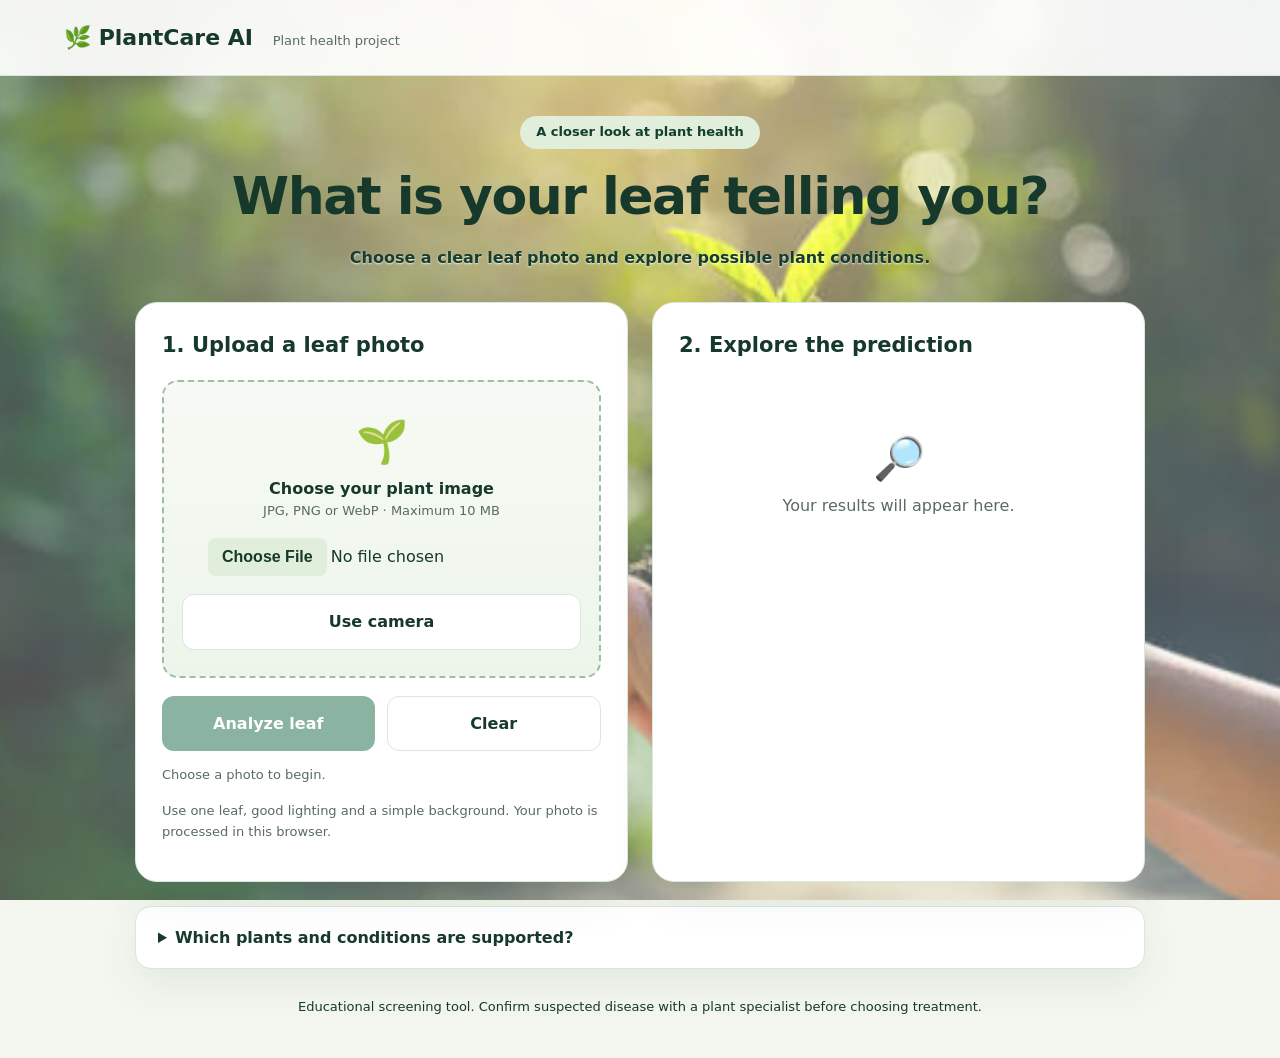
<file: index.html>
<!DOCTYPE html>
<html lang="en">
<head>
  <meta charset="UTF-8">
  <meta name="viewport" content="width=device-width, initial-scale=1">
  <title>PlantCare AI | Plant Disease Detector</title>

  <style>
    :root {
      --green: #176b45;
      --green-soft: #e0eedb;
      --green-deep: #123f2e;
      --dark: #16392b;
      --muted: #596c61;
      --border: #dbe6dc;
      --background: #f4f7ef;
      --warning-bg: #fff5db;
      --warning-text: #72520a;
      --shadow: 0 16px 45px rgba(18, 63, 46, 0.08);
    }

    * { box-sizing: border-box; }
    [hidden] { display: none !important; }

    body {
      margin: 0;
      font-family: system-ui, sans-serif;
      color: var(--dark);
      background-color: var(--background);
      background-image:
        linear-gradient(rgba(247, 250, 244, 0.28), rgba(244, 247, 239, 0.34)),
        url("plant-disease-detector/background-image.jpg");
      background-position: center;
      background-size: cover;
      background-attachment: fixed;
      line-height: 1.6;
    }

    header {
      padding: 20px max(5vw, 20px);
      background: rgba(255,255,255,0.92);
      border-bottom: 1px solid var(--border);
      font-size: 22px;
      font-weight: 800;
      backdrop-filter: blur(10px);
    }

    header span {
      color: var(--muted);
      font-size: 13px;
      font-weight: 500;
      margin-left: 12px;
    }

    main {
      max-width: 1050px;
      margin: auto;
      padding: 40px 20px;
    }

    .hero { text-align: center; margin-bottom: 32px; }

    .badge {
      display: inline-block;
      background: var(--green-soft);
      border-radius: 30px;
      padding: 6px 16px;
      font-size: 13px;
      font-weight: 700;
      color: var(--green-deep);
    }

    h1 {
      font-size: clamp(32px, 5vw, 52px);
      line-height: 1.15;
      letter-spacing: -1.5px;
      margin: 18px 0;
    }

    h2 { margin-top: 0; font-size: 21px; }
    h3, h4 { margin-bottom: 10px; }
    p { color: var(--muted); margin: 0 0 12px; }

    .hero > p {
      color: #173d2d;
      font-weight: 650;
      text-shadow: 0 1px 2px rgba(255, 255, 255, 0.8);
    }

    .layout {
      display: grid;
      grid-template-columns: 1fr 1fr;
      gap: 24px;
    }

    .card {
      background: white;
      border: 1px solid var(--border);
      border-radius: 22px;
      padding: 26px;
      box-shadow: var(--shadow);
      min-width: 0;
    }

    .upload {
      border: 2px dashed #9dbda5;
      background: linear-gradient(180deg, #f7faf4 0%, #edf5eb 100%);
      border-radius: 16px;
      padding: 26px 18px;
      text-align: center;
      transition: border-color 0.2s ease, transform 0.2s ease, background 0.2s ease;
    }

    .upload.dragging {
      border-color: var(--green);
      background: #edf7ef;
      transform: translateY(-1px);
    }

    .leaf { font-size: 42px; }

    input {
      display: block;
      max-width: 100%;
      margin: 16px auto 0;
      font: inherit;
    }

    input::file-selector-button {
      padding: 10px 14px;
      border: 0;
      border-radius: 8px;
      background: var(--green-soft);
      color: var(--dark);
      cursor: pointer;
      font-weight: 700;
    }

    #preview {
      width: 100%;
      max-height: 290px;
      object-fit: contain;
      border-radius: 12px;
      background: #f4f7ef;
      margin-top: 18px;
      border: 1px solid var(--border);
    }

    #camera-preview {
      display: block;
      width: 100%;
      max-height: 290px;
      margin-top: 18px;
      border: 1px solid var(--border);
      border-radius: 12px;
      background: #17231c;
      object-fit: contain;
    }

    .button-row {
      display: flex;
      gap: 12px;
      margin-top: 18px;
    }

    button {
      flex: 1;
      padding: 14px;
      background: var(--green);
      color: white;
      border: none;
      border-radius: 12px;
      font: inherit;
      font-weight: 700;
      cursor: pointer;
      transition: transform 0.15s ease, opacity 0.2s ease;
    }

    button:hover:not(:disabled) { transform: translateY(-1px); }
    button:disabled { opacity: .5; cursor: not-allowed; }

    .secondary {
      background: white;
      color: var(--dark);
      border: 1px solid var(--border);
    }

    button:focus-visible, input:focus-visible {
      outline: 3px solid #e2ac35;
      outline-offset: 4px;
    }

    .small { font-size: 13px; }
    #status {
      min-height: 24px;
      overflow-wrap: anywhere;
      margin-top: 14px;
    }

    .status-good { color: var(--green); }
    .status-warning { color: var(--warning-text); }
    .status-err { color: #8d2d2d; }

    .empty {
      padding: 45px 10px;
      text-align: center;
      color: var(--muted);
    }

    #prediction {
      font-size: 25px;
      line-height: 1.35;
      margin: 0 0 8px;
      color: var(--dark);
    }

    #plant-meta {
      display: inline-block;
      padding: 5px 10px;
      border-radius: 999px;
      background: var(--green-soft);
      color: var(--green-deep);
      font-size: 12px;
      font-weight: 700;
      margin-bottom: 12px;
    }

    .notice {
      border-radius: 12px;
      background: var(--warning-bg);
      padding: 14px;
      color: var(--warning-text);
      margin: 12px 0 18px;
    }

    .care-grid {
      display: grid;
      gap: 12px;
      margin-top: 18px;
    }

    .care-card {
      border: 1px solid var(--border);
      border-radius: 14px;
      background: #f9fbf7;
      padding: 14px 16px;
    }

    .care-card h5 {
      margin: 0 0 8px;
      font-size: 16px;
      color: var(--dark);
    }

    .care-card p {
      margin: 0 0 10px;
      color: var(--muted);
    }

    .care-card strong {
      display: block;
      margin-bottom: 6px;
      color: var(--dark);
      font-size: 13px;
    }

    .care-card ul {
      margin: 0 0 10px;
      padding-left: 18px;
      color: var(--muted);
    }

    .care-card li { margin-bottom: 6px; }

    .match {
      margin: 18px 0;
      padding-bottom: 8px;
      border-bottom: 1px solid #edf2ee;
    }

    .match p {
      margin: 0 0 6px;
      color: var(--dark);
      font-weight: 600;
    }

    progress {
      width: 100%;
      height: 12px;
      accent-color: var(--green);
    }

    details {
      margin-top: 24px;
      background: white;
      padding: 18px 22px;
      border: 1px solid var(--border);
      border-radius: 16px;
      box-shadow: var(--shadow);
    }

    summary { cursor: pointer; font-weight: 700; }
    footer { text-align: center; margin-top: 28px; }

    @media (max-width: 720px) {
      .layout { grid-template-columns: 1fr; }
      header span { display: block; margin-left: 0; }
      main { padding-top: 26px; }
      .card { padding: 20px; }
      .button-row { flex-direction: column; }
    }
  </style>
</head>

<body>
  <header>🌿 PlantCare AI <span>Plant health project</span></header>

  <main>
    <section class="hero">
      <span class="badge">A closer look at plant health</span>
      <h1>What is your leaf telling you?</h1>
      <p>Choose a clear leaf photo and explore possible plant conditions.</p>
    </section>

    <div class="layout">
      <section class="card">
        <h2>1. Upload a leaf photo</h2>

        <div class="upload" id="upload-box" tabindex="0" aria-label="Upload leaf image area">
          <div class="leaf" aria-hidden="true">🌱</div>
          <label for="photo"><strong>Choose your plant image</strong></label>
          <p class="small" id="upload-help">JPG, PNG or WebP · Maximum 10 MB</p>
          <input
            id="photo"
            type="file"
            accept="image/jpeg,image/png,image/webp"
            aria-describedby="upload-help"
          >
          <div class="button-row">
            <button id="start-camera" class="secondary" type="button">Use camera</button>
          </div>
        </div>

        <video id="camera-preview" autoplay playsinline aria-label="Live camera preview" hidden></video>
        <div id="camera-controls" class="button-row" hidden>
          <button id="capture-photo" type="button">Take photo</button>
          <button id="stop-camera" class="secondary" type="button">Close camera</button>
        </div>
        <img id="preview" alt="Preview of your selected plant photo" hidden>

        <div class="button-row">
          <button id="analyze" disabled>Analyze leaf</button>
          <button id="reset" class="secondary" type="button">Clear</button>
        </div>

        <p id="status" class="small" role="status" aria-live="polite">
          Choose a photo to begin.
        </p>

        <p class="small">
          Use one leaf, good lighting and a simple background.
          Your photo is processed in this browser.
        </p>
      </section>

      <section class="card" aria-labelledby="result-title">
        <h2 id="result-title">2. Explore the prediction</h2>

        <div id="empty" class="empty">
          <div class="leaf" aria-hidden="true">🔎</div>
          <p>Your results will appear here.</p>
        </div>

        <div id="results" hidden>
          <p class="small">Top model match</p>
          <div id="plant-meta">Plant health screening</div>
          <h3 id="prediction"></h3>
          <p id="notice" class="notice"></p>

          <h4 id="matches-title">Three possible matches</h4>
          <div id="matches"></div>

          <p id="score-note" class="small">
            Scores describe the model's preferences among its known
            categories. They are not measured diagnostic accuracy.
          </p>

          <div id="care-details" class="care-grid"></div>
        </div>
      </section>
    </div>

    <details>
      <summary>Which plants and conditions are supported?</summary>
      <p>
        The model includes selected categories for apple, blueberry,
        cherry, corn, grape, orange, peach, bell pepper, potato,
        raspberry, soybean, squash, strawberry and tomato.
        Coverage differs by crop; not every disease is included.
      </p>
      <p>
        The classifier always selects from its known plant-disease categories,
        even when the uploaded photo is unrelated or shows an unknown condition.
        Predictions for non-plant photos are not meaningful diagnoses. A
        "healthy" result does not rule out other plant problems.
      </p>
    </details>

    <footer class="small">
      Educational screening tool. Confirm suspected disease with a
      plant specialist before choosing treatment.
    </footer>

    <noscript>Please enable JavaScript to use the detector.</noscript>
  </main>

  <script type="module">
    const MODEL =
      "onnx-community/mobilenet_v2_1.0_224-plant-disease-identification-ONNX";

    const photo = document.querySelector("#photo");
    const preview = document.querySelector("#preview");
    const analyze = document.querySelector("#analyze");
    const status = document.querySelector("#status");
    const results = document.querySelector("#results");
    const empty = document.querySelector("#empty");
    const matches = document.querySelector("#matches");
    const matchesTitle = document.querySelector("#matches-title");
    const scoreNote = document.querySelector("#score-note");
    const careDetails = document.querySelector("#care-details");
    const uploadBox = document.querySelector("#upload-box");
    const reset = document.querySelector("#reset");
    const predictionEl = document.querySelector("#prediction");
    const noticeEl = document.querySelector("#notice");
    const plantMetaEl = document.querySelector("#plant-meta");
    const startCamera = document.querySelector("#start-camera");
    const cameraPreview = document.querySelector("#camera-preview");
    const cameraControls = document.querySelector("#camera-controls");
    const capturePhoto = document.querySelector("#capture-photo");
    const stopCameraButton = document.querySelector("#stop-camera");

    let classifier = null;
    let imageURL = null;
    let selectionID = 0;
    let cameraStream = null;

    function setStatus(message, tone = "neutral") {
      status.textContent = message;
      status.className = "small";

      if (tone === "good") status.classList.add("status-good");
      if (tone === "warning") status.classList.add("status-warning");
      if (tone === "error") status.classList.add("status-err");
    }

    function normalizeLabel(label) {
      return String(label)
        .replace(/.*?___/, "")
        .replace(/[_-]+/g, " ")
        .replace(/\s+/g, " ")
        .trim();
    }

    function formatLabel(label) {
      const normalized = normalizeLabel(label);
      if (!normalized) return "Unknown condition";

      const lower = normalized.toLowerCase();
      if (lower.includes("healthy")) return "Healthy leaf";
      if (lower.includes("rust")) return "Rust disease";
      if (lower.includes("scab")) return "Scab disease";
      if (lower.includes("blight")) return "Blight disease";
      if (lower.includes("spot")) return "Leaf spot disease";
      if (lower.includes("mosaic")) return "Mosaic disease";
      if (lower.includes("mildew")) return "Powdery mildew";
      if (lower.includes("rot")) return "Rot disease";
      if (lower.includes("curl")) return "Leaf curl virus";

      return normalized.replace(/\b(apple|blueberry|cherry|corn|grape|orange|peach|pepper|potato|raspberry|soybean|squash|strawberry|tomato)\b/gi, (match) =>
        match.charAt(0).toUpperCase() + match.slice(1)
      );
    }

    const diseaseCareGuide = {
      "apple scab": {
        title: "Apple scab",
        summary: "A fungal disease that usually starts as olive-green spots on leaves and fruit.",
        precautions: [
          "Avoid overhead irrigation and keep foliage dry for longer periods.",
          "Remove fallen leaves and infected fruit to reduce fungal spread.",
          "Increase airflow around the tree by pruning crowded branches."
        ],
        treatment: [
          "Apply a labeled fungicide early in the season before infection spreads.",
          "Use resistant apple varieties when possible.",
          "Repeat sprays according to the product instructions during wet weather."
        ]
      },
      "black rot": {
        title: "Black rot",
        summary: "A common fungal disease that affects fruit, leaves, and stems.",
        precautions: [
          "Prune out infected twigs and remove fruit mummies from the tree.",
          "Minimize leaf wetness by watering at the soil line.",
          "Clean pruning tools and remove debris around the canopy."
        ],
        treatment: [
          "Use a protectant fungicide during bloom and early fruit development.",
          "Improve spacing and air movement within the canopy.",
          "Discard heavily infected fruit so spores do not spread."
        ]
      },
      "cedar apple rust": {
        title: "Cedar apple rust",
        summary: "A rust disease spread between apple trees and cedar hosts.",
        precautions: [
          "Keep juniper and cedar hosts away from the orchard if possible.",
          "Remove nearby infected host material when practical.",
          "Monitor early for orange-yellow leaf spots on apple foliage."
        ],
        treatment: [
          "Apply fungicides at early leaf emergence and during repeated wet periods.",
          "Choose resistant apple cultivars in high-risk areas.",
          "Reduce leaf wetness and improve tree ventilation."
        ]
      },
      "powdery mildew": {
        title: "Powdery mildew",
        summary: "A fungal disease that creates white powdery growth on leaves and shoots.",
        precautions: [
          "Avoid excess nitrogen fertilizer, which promotes tender growth.",
          "Provide good spacing and airflow between plants.",
          "Water at the base to keep leaves dry."
        ],
        treatment: [
          "Use a fungicide labeled for powdery mildew on susceptible crops.",
          "Remove severely infected leaves and stems when possible.",
          "Treat early before the disease covers the whole plant."
        ]
      },
      "gray leaf spot": {
        title: "Gray leaf spot",
        summary: "A fungal leaf disease common in warm, humid conditions.",
        precautions: [
          "Rotate crops away from corn in later seasons.",
          "Avoid excessive irrigation during warm evenings.",
          "Remove infected crop residue after harvest."
        ],
        treatment: [
          "Apply fungicides when disease pressure is high and weather stays wet.",
          "Use resistant hybrid varieties where available.",
          "Scout fields frequently so treatment is applied early."
        ]
      },
      "common rust": {
        title: "Common rust",
        summary: "Orange-brown pustules on leaves often indicate rust infection.",
        precautions: [
          "Avoid overhead watering to reduce leaf wetness.",
          "Clean fields and remove volunteer plants after harvest.",
          "Rotate away from susceptible crops when possible."
        ],
        treatment: [
          "Use foliar fungicides when rust is confirmed and weather favors spread.",
          "Plant resistant corn hybrids if rust pressure is recurring.",
          "Monitor early so control begins before severe defoliation."
        ]
      },
      "northern leaf blight": {
        title: "Northern leaf blight",
        summary: "Long cigar-shaped lesions usually appear on lower leaves first.",
        precautions: [
          "Rotate crops and remove infested residues after harvest.",
          "Avoid dense plant spacing that limits airflow.",
          "Monitor lower leaves early in the season."
        ],
        treatment: [
          "Apply fungicides at the first sign of disease when conditions are favorable.",
          "Choose hybrids with moderate to strong resistance.",
          "Repeat treatments on a schedule if disease keeps advancing."
        ]
      },
      "esca": {
        title: "Esca",
        summary: "A trunk and vine disease that causes dieback and leaf symptoms.",
        precautions: [
          "Sanitize pruning tools to avoid moving spores between vines.",
          "Prune during dry weather and remove diseased wood.",
          "Keep vines healthy with balanced nutrition and irrigation."
        ],
        treatment: [
          "Remove infected wood and avoid leaving stubs in the vine.",
          "Consult a vineyard specialist before heavy pruning or treatment.",
          "Use vineyard disease management practices adapted to local conditions."
        ]
      },
      "leaf blight": {
        title: "Leaf blight",
        summary: "Angular or irregular leaf lesions can indicate a blight problem.",
        precautions: [
          "Avoid wetting foliage with irrigation and reduce leaf humidity.",
          "Practice crop rotation and remove crop residue after harvest.",
          "Scout frequently during warm, humid weather."
        ],
        treatment: [
          "Use a disease-specific fungicide early in outbreak stages.",
          "Remove the worst infected leaves to reduce spread.",
          "Improve plant spacing and airflow to limit moisture retention."
        ]
      },
      "citrus greening": {
        title: "Citrus greening",
        summary: "A serious bacterial disease that disrupts nutrient movement in the tree.",
        precautions: [
          "Control psyllid insects that spread the bacterial pathogen.",
          "Remove infected trees when they are beyond recovery.",
          "Avoid moving infested plant material between orchards."
        ],
        treatment: [
          "No cure exists for symptomatic trees; suppress vector insects and remove infected material.",
          "Use certified disease-free nursery stock.",
          "Work with local extension experts for orchard-wide management."
        ]
      },
      "bacterial spot": {
        title: "Bacterial spot",
        summary: "Leaf and fruit spots caused by bacterial infection often worsen in wet periods.",
        precautions: [
          "Avoid overhead watering and overcrowded plantings.",
          "Keep leaves dry by watering early in the day.",
          "Remove infected leaves and debris promptly."
        ],
        treatment: [
          "Use labeled copper or biological products in a preventive program.",
          "Plant resistant varieties where available.",
          "Avoid working in wet plants because spread can increase quickly."
        ]
      },
      "early blight": {
        title: "Early blight",
        summary: "Dark concentric lesions commonly appear on older leaves first.",
        precautions: [
          "Water at the base and avoid wet leaves overnight.",
          "Mulch and prune to improve airflow around the plant.",
          "Remove infected foliage when the disease begins."
        ],
        treatment: [
          "Apply a labeled fungicide before the disease becomes severe.",
          "Use resistant varieties whenever possible.",
          "Repeat applications according to disease pressure and rainfall."
        ]
      },
      "late blight": {
        title: "Late blight",
        summary: "Rapidly spreading fungal disease that can devastate foliage and tubers.",
        precautions: [
          "Avoid overcrowding and keep foliage dry as much as possible.",
          "Remove volunteer plants and cull infected material.",
          "Scout often during cool, humid weather."
        ],
        treatment: [
          "Start a preventive fungicide program under favorable weather conditions.",
          "Use resistant varieties and remove infected plants quickly.",
          "Prompt action is critical because disease can spread extremely fast."
        ]
      },
      "leaf mold": {
        title: "Leaf mold",
        summary: "A fungal disease often favored by humidity and poor air movement.",
        precautions: [
          "Improve greenhouse ventilation and reduce nighttime humidity.",
          "Avoid frequent wetting of leaves.",
          "Thin foliage so air can move freely around the crop."
        ],
        treatment: [
          "Apply a crop-safe fungicide recommended for leaf mold.",
          "Remove badly affected leaves and reduce moisture stress.",
          "Keep the crop environment drier and more ventilated."
        ]
      },
      "septoria leaf spot": {
        title: "Septoria leaf spot",
        summary: "Small circular spots with dark margins are typical of this disease.",
        precautions: [
          "Remove infected lower leaves and clean up debris.",
          "Water plants at soil level instead of overhead.",
          "Avoid crowding and maintain good airflow."
        ],
        treatment: [
          "Use fungicide sprays before the disease becomes severe.",
          "Practice crop rotation to reduce the pathogen carryover.",
          "Combine sanitation with resistant varieties when possible."
        ]
      },
      "spider mites": {
        title: "Spider mites",
        summary: "Tiny sap-sucking pests can cause stippling and bronzing on leaves.",
        precautions: [
          "Increase humidity and monitor undersides of leaves.",
          "Avoid excessive drought stress, which favors outbreaks.",
          "Check nearby weeds and volunteer plants that can harbor mites."
        ],
        treatment: [
          "Wash plants with water or use labeled miticides when populations rise.",
          "Consider beneficial predators in greenhouse or protected crops.",
          "Repeat treatment as needed because mites reproduce quickly."
        ]
      },
      "target spot": {
        title: "Target spot",
        summary: "Target-like lesions often appear when conditions stay warm and wet.",
        precautions: [
          "Improve airflow and limit humidity in the canopy.",
          "Avoid wetting foliage and remove infected debris.",
          "Rotate crops where practical."
        ],
        treatment: [
          "Apply a labeled fungicide early when symptoms first appear.",
          "Trim lower leaves to raise airflow and reduce disease spread.",
          "Monitor weather so applications match disease risk."
        ]
      },
      "tomato yellow leaf curl virus": {
        title: "Tomato yellow leaf curl virus",
        summary: "A viral disease spread by whiteflies that causes leaf curling and yellowing.",
        precautions: [
          "Control whiteflies with monitoring and sanitation.",
          "Remove infected plants quickly before spread continues.",
          "Use insect-proof covers where suitable for greenhouse production."
        ],
        treatment: [
          "There is no direct cure for virus-infected plants; focus on prevention and removal.",
          "Use resistant cultivars when available.",
          "Keep nearby weeds and alternative hosts under control."
        ]
      },
      "mosaic virus": {
        title: "Mosaic virus",
        summary: "Viral mosaics create mottled, distorted, and often stunted foliage.",
        precautions: [
          "Avoid handling plants when moving between rows without sanitation.",
          "Control insect vectors that spread viruses.",
          "Remove infected plants to prevent further spread."
        ],
        treatment: [
          "No cure exists; remove symptomatic plants and manage vectors.",
          "Use virus-free seed and resistant varieties.",
          "Keep the planting area weed-free and clean."
        ]
      },
      "healthy": {
        title: "Healthy leaf",
        summary: "The leaf looks healthy, but continued monitoring is still important.",
        precautions: [
          "Keep watering consistent and avoid stress from drought or flooding.",
          "Inspect new growth regularly for early signs of nutrient deficiency or disease.",
          "Maintain balanced nutrition and good airflow around the plant."
        ],
        treatment: [
          "Continue routine care and monitoring.",
          "Apply preventive care such as mulching and proper pruning.",
          "Stay alert to environmental changes that can trigger stress."
        ]
      }
    };

    function getResultMeta(label, score) {
      const percent = (score * 100).toFixed(1);
      const isHealthy = /healthy/i.test(label);

      if (isHealthy) {
        return {
          tag: "Likely healthy",
          notice:
            "This looks consistent with a healthy leaf. Still inspect for stress signs or compare with nearby leaves before concluding."
        };
      }

      return {
        tag: `${percent}% confidence`,
        notice:
          "Possible disease concern. Check the leaf's pattern, timing, and plant variety before choosing treatment."
      };
    }

    function getDiseaseInfo(label) {
      const normalized = normalizeLabel(label).toLowerCase();

      const exactMatch = Object.keys(diseaseCareGuide).find((key) =>
        normalized.includes(key)
      );

      if (exactMatch) {
        return diseaseCareGuide[exactMatch];
      }

      const fallbackTitle = formatLabel(label);
      return {
        title: fallbackTitle,
        summary: "This result may indicate a stress issue or disease not matched by the model's standard labels.",
        precautions: [
          "Look closely at the leaf pattern, lesion shape, and plant history.",
          "Check nearby plants for similar symptoms before treating the area.",
          "Avoid unnecessary sprays until the cause is more certain."
        ],
        treatment: [
          "Start with sanitation, pruning, and improved airflow around the plant.",
          "Use a targeted treatment only after confirming the likely disease.",
          "Consult a local agricultural extension service for a more precise recommendation."
        ]
      };
    }

    function renderCareGuidance(predictions) {
      careDetails.replaceChildren();

      for (const prediction of predictions.slice(0, 3)) {
        const info = getDiseaseInfo(prediction.label);
        const card = document.createElement("div");
        card.className = "care-card";

        const title = document.createElement("h5");
        title.textContent = info.title;

        const summary = document.createElement("p");
        summary.textContent = info.summary;

        const precautionTitle = document.createElement("strong");
        precautionTitle.textContent = "Precautions";

        const precautions = document.createElement("ul");
        info.precautions.forEach((item) => {
          const li = document.createElement("li");
          li.textContent = item;
          precautions.append(li);
        });

        const treatmentTitle = document.createElement("strong");
        treatmentTitle.textContent = "Possible treatment";

        const treatmentList = document.createElement("ul");
        info.treatment.forEach((item) => {
          const li = document.createElement("li");
          li.textContent = item;
          treatmentList.append(li);
        });

        card.append(title, summary, precautionTitle, precautions, treatmentTitle, treatmentList);
        careDetails.append(card);
      }
    }

    function clearResults() {
      results.hidden = true;
      empty.hidden = false;
      matches.replaceChildren();
      careDetails.replaceChildren();
      matchesTitle.hidden = false;
      matches.hidden = false;
      scoreNote.hidden = false;
      careDetails.hidden = false;
      predictionEl.textContent = "";
      noticeEl.textContent = "";
      plantMetaEl.textContent = "Plant health screening";
    }

    function stopCamera() {
      if (cameraStream) {
        cameraStream.getTracks().forEach((track) => track.stop());
        cameraStream = null;
      }

      cameraPreview.srcObject = null;
      cameraPreview.hidden = true;
      cameraControls.hidden = true;
      startCamera.disabled = false;
    }

    function resetApp() {
      stopCamera();
      clearResults();
      analyze.disabled = true;
      photo.disabled = false;
      photo.value = "";
      preview.hidden = true;
      preview.removeAttribute("src");

      if (imageURL) {
        URL.revokeObjectURL(imageURL);
        imageURL = null;
      }

      setStatus("Choose a photo to begin.");
    }

    photo.addEventListener("change", async () => {
      stopCamera();
      const currentSelection = ++selectionID;

      clearResults();
      analyze.disabled = true;
      preview.hidden = true;
      preview.removeAttribute("src");

      if (imageURL) {
        URL.revokeObjectURL(imageURL);
        imageURL = null;
      }

      const file = photo.files[0];

      if (!file) {
        setStatus("Choose a photo to begin.");
        return;
      }

      if (!["image/jpeg", "image/png", "image/webp"].includes(file.type)) {
        setStatus("Please choose a JPG, PNG or WebP image.", "error");
        return;
      }

      if (file.size > 10 * 1024 * 1024) {
        setStatus("This file is too large. Choose one under 10 MB.", "error");
        return;
      }

      const candidateURL = URL.createObjectURL(file);
      imageURL = candidateURL;
      preview.src = candidateURL;

      try {
        await preview.decode();

        if (currentSelection !== selectionID) return;

        if (preview.naturalWidth * preview.naturalHeight > 24000000) {
          throw new Error("Please resize this image to under 24 megapixels.");
        }

        if (Math.min(preview.naturalWidth, preview.naturalHeight) < 100) {
          throw new Error("This image is too small. Choose a clearer photo.");
        }

        preview.hidden = false;
        analyze.disabled = false;
        setStatus("Photo ready. Select Analyze leaf.", "good");
      } catch (error) {
        if (currentSelection !== selectionID) return;

        URL.revokeObjectURL(candidateURL);
        imageURL = null;
        preview.removeAttribute("src");
        setStatus(
          error.name === "EncodingError"
            ? "This image could not be opened. Try another photo."
            : error.message,
          "error"
        );
      }
    });

    startCamera.addEventListener("click", async () => {
      if (!navigator.mediaDevices?.getUserMedia) {
        setStatus(
          "Camera access is unavailable in this browser. Open the page on HTTPS or localhost, or choose an image file instead.",
          "error"
        );
        return;
      }

      startCamera.disabled = true;
      setStatus("Requesting camera permission…", "warning");

      try {
        cameraStream = await navigator.mediaDevices.getUserMedia({
          audio: false,
          video: { facingMode: { ideal: "environment" } }
        });
        cameraPreview.srcObject = cameraStream;
        cameraPreview.hidden = false;
        cameraControls.hidden = false;
        setStatus("Camera ready. Position a leaf and take a photo.", "good");
      } catch (error) {
        stopCamera();
        console.error(error);
        const message = error.name === "NotAllowedError"
          ? "Camera permission was denied. Allow camera access in your browser settings or choose an image file."
          : error.name === "NotFoundError"
            ? "No camera was found. Choose an image file instead."
            : "Could not start the camera. Check that it is available and not being used by another app.";
        setStatus(message, "error");
      }
    });

    capturePhoto.addEventListener("click", async () => {
      if (!cameraStream || !cameraPreview.videoWidth || !cameraPreview.videoHeight) {
        setStatus("The camera is not ready yet. Wait for the preview and try again.", "error");
        return;
      }

      capturePhoto.disabled = true;
      try {
        const canvas = document.createElement("canvas");
        canvas.width = cameraPreview.videoWidth;
        canvas.height = cameraPreview.videoHeight;
        const context = canvas.getContext("2d");

        if (!context) {
          throw new Error("Could not capture the camera image.");
        }

        context.drawImage(cameraPreview, 0, 0);
        const blob = await new Promise((resolve, reject) => {
          canvas.toBlob((imageBlob) => {
            if (imageBlob) resolve(imageBlob);
            else reject(new Error("Could not create a photo from the camera."));
          }, "image/jpeg", 0.92);
        });

        const capturedFile = new File(
          [blob],
          `plant-photo-${Date.now()}.jpg`,
          { type: "image/jpeg" }
        );
        const transfer = new DataTransfer();
        transfer.items.add(capturedFile);
        photo.files = transfer.files;
        stopCamera();
        photo.dispatchEvent(new Event("change", { bubbles: true }));
      } catch (error) {
        console.error(error);
        setStatus(error.message || "Could not capture a photo. Try again.", "error");
      } finally {
        capturePhoto.disabled = false;
      }
    });

    stopCameraButton.addEventListener("click", () => {
      stopCamera();
      setStatus("Camera closed. You can choose an image file or reopen the camera.");
    });

    uploadBox.addEventListener("dragover", (event) => {
      event.preventDefault();
      uploadBox.classList.add("dragging");
    });

    uploadBox.addEventListener("dragleave", () => {
      uploadBox.classList.remove("dragging");
    });

    uploadBox.addEventListener("drop", (event) => {
      event.preventDefault();
      uploadBox.classList.remove("dragging");
      const file = event.dataTransfer.files?.[0];
      if (!file) return;

      const dataTransfer = new DataTransfer();
      dataTransfer.items.add(file);
      photo.files = dataTransfer.files;
      photo.dispatchEvent(new Event("change", { bubbles: true }));
    });

    uploadBox.addEventListener("keydown", (event) => {
      if (event.key === "Enter" || event.key === " ") {
        event.preventDefault();
        photo.click();
      }
    });

    analyze.addEventListener("click", async () => {
      if (!imageURL) return;

      analyze.disabled = true;
      photo.disabled = true;
      analyze.textContent = "Analyzing…";
      clearResults();

      try {
        if (!classifier) {
          setStatus("Loading the AI model. The first analysis needs internet access…", "warning");

          const { pipeline, env } = await import(
            "https://cdn.jsdelivr.net/npm/@huggingface/transformers@3.8.1"
          );

          env.allowLocalModels = false;
          env.backends.onnx.wasm.numThreads = 1;

          classifier = await pipeline("image-classification", MODEL, {
            device: "wasm",
            dtype: "fp32",
            progress_callback: (event) => {
              if (
                event.status === "progress" &&
                Number.isFinite(event.progress)
              ) {
                setStatus(
                  `Downloading AI files: ${Math.round(event.progress)}% of current file`,
                  "warning"
                );
              }
            }
          });
        }

        setStatus("Examining your image…", "warning");

        const predictions = await classifier(imageURL, { top_k: 3 });

        if (!predictions.length) {
          throw new Error("The model returned no predictions.");
        }

        predictions.sort((a, b) => b.score - a.score);

        const best = predictions[0];
        const secondScore = predictions[1]?.score ?? 0;
        const uncertain =
          best.score < 0.80 || best.score - secondScore < 0.20;
        const isHealthy = /healthy/i.test(best.label);

        const { tag, notice } = getResultMeta(best.label, best.score);
        const displayLabel = formatLabel(best.label);

        predictionEl.textContent = isHealthy
          ? "Plant is healthy — no disease detected"
          : displayLabel;
        plantMetaEl.textContent = tag;
        noticeEl.textContent = isHealthy
          ? "The model classified this leaf as healthy, so no disease prediction or treatment advice is shown. This screening result cannot rule out every plant problem."
          : uncertain
          ? "Uncertain result. Try a closer, clearer photo and compare the alternatives below."
          : notice;

        matchesTitle.hidden = isHealthy;
        matches.hidden = isHealthy;
        scoreNote.hidden = isHealthy;
        careDetails.hidden = isHealthy;

        if (!isHealthy) {
          renderCareGuidance(predictions);

          for (const prediction of predictions) {
            const row = document.createElement("div");
            row.className = "match";

            const text = document.createElement("p");
            text.textContent = `${formatLabel(prediction.label)} — ${(prediction.score * 100).toFixed(1)}%`;

            const bar = document.createElement("progress");
            bar.max = 1;
            bar.value = prediction.score;
            bar.setAttribute("aria-label", prediction.label + " model score");

            row.append(text, bar);
            matches.append(row);
          }
        }

        empty.hidden = true;
        results.hidden = false;
        setStatus("Analysis complete. You can choose another photo.", "good");
      } catch (error) {
        console.error(error);
        setStatus(
          "Analysis could not finish. Check your internet connection and try again. If it keeps failing, try another browser.",
          "error"
        );
      } finally {
        photo.disabled = false;
        analyze.disabled = !imageURL;
        analyze.textContent = "Analyze leaf";
      }
    });

    reset.addEventListener("click", resetApp);

    window.addEventListener("pagehide", () => {
      stopCamera();
      if (imageURL) URL.revokeObjectURL(imageURL);
    });
  </script>
</body>
</html>
</file>
